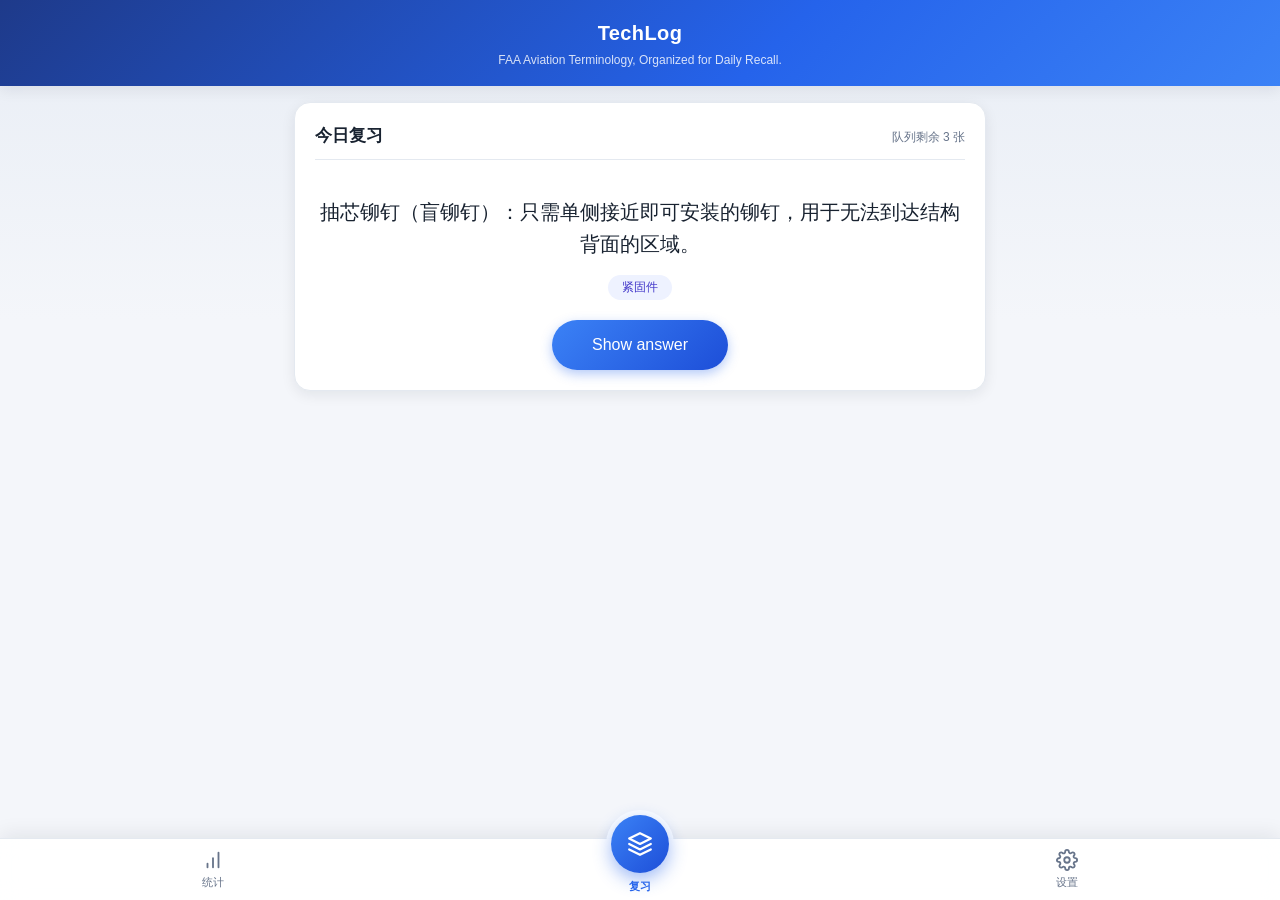
<file: index.html>
<!DOCTYPE html>
<html lang="zh-CN">
<head>
<meta charset="UTF-8">
<meta name="viewport" content="width=device-width, initial-scale=1.0, viewport-fit=cover">
<title>TechLog</title>
<meta name="theme-color" content="#2563eb">
<meta name="mobile-web-app-capable" content="yes">
<meta name="apple-mobile-web-app-capable" content="yes">
<meta name="apple-mobile-web-app-title" content="TechLog">
<link rel="icon" href="icons/icon.svg" type="image/svg+xml">
<link rel="icon" href="icons/icon-192.png" sizes="192x192" type="image/png">
<link rel="apple-touch-icon" href="icons/icon-192.png">
<link rel="stylesheet" href="./style.css">
</head>
<body>

<div id="storageBanner" class="banner hidden">
  ⚠ 浏览器存储不可用（隐私模式或设备限制）。本次会话数据仅保存在内存中，关闭页面后将丢失，请及时使用 Export JSON 备份。
</div>

<header class="site-header">
  <h1>TechLog</h1>
  <p class="subtitle">FAA Aviation Terminology, Organized for Daily Recall.</p>
</header>

<main class="container">

  <!-- ============ View: Review ============ -->
  <section class="panel view active" id="view-review">
    <div class="panel-head">
      <h2>今日复习</h2>
      <span id="queueInfo" class="muted small"></span>
    </div>

    <div id="cardView">
      <div id="aheadBanner" class="ahead-banner hidden">提前复习 — 该卡片尚未到期</div>

      <div id="cardFront" class="card-front"></div>

      <div class="center">
        <button id="showAnswerBtn" class="primary big">Show answer</button>
      </div>

      <div id="cardBack" class="card-back hidden"></div>

      <div id="ratingButtons" class="rating-grid hidden">
        <button data-rating="0"><span class="rnum">0</span><span class="rlabel">完全遗忘<br>Blackout</span></button>
        <button data-rating="1"><span class="rnum">1</span><span class="rlabel">错误·经提示想起<br>Incorrect, remembered</span></button>
        <button data-rating="2"><span class="rnum">2</span><span class="rlabel">错误·轻易想起<br>Incorrect, easy recall</span></button>
        <button data-rating="3"><span class="rnum">3</span><span class="rlabel">正确·非常困难<br>Correct, serious difficulty</span></button>
        <button data-rating="4"><span class="rnum">4</span><span class="rlabel">正确·有犹豫<br>Correct, hesitation</span></button>
        <button data-rating="5"><span class="rnum">5</span><span class="rlabel">完美<br>Perfect</span></button>
      </div>
    </div>

    <div id="caughtUp" class="caught-up hidden">
      <svg class="caught-icon" viewBox="0 0 24 24" fill="none" stroke="currentColor" stroke-width="2" stroke-linecap="round" stroke-linejoin="round"><path d="M22 11.08V12a10 10 0 1 1-5.93-9.14"/><polyline points="22 4 12 14.01 9 11.01"/></svg>
      <p class="caught-text">All caught up · 全部复习完成</p>
      <p class="muted small" id="caughtUpHint"></p>
      <button id="reviewAheadBtn" class="hidden">Review ahead（复习未到期卡片）</button>
      <button id="backToDueBtn" class="hidden">返回今日队列</button>
    </div>
  </section>

  <!-- ============ View: Stats ============ -->
  <section class="panel view" id="view-stats">
    <div class="panel-head">
      <h2>学习统计</h2>
    </div>

    <div class="stat-grid" id="statGrid"></div>

    <div class="stat-cols">
      <div class="stat-block">
        <h3>熟练度分布</h3>
        <div id="profStats"></div>
      </div>
      <div class="stat-block">
        <h3>类别分布</h3>
        <div id="catStats"></div>
      </div>
    </div>

    <h3>近 7 天复习次数</h3>
    <div class="chart-wrap"><canvas id="weekChart" height="160"></canvas></div>
  </section>

  <!-- ============ View: Settings ============ -->
  <section class="panel view" id="view-settings">
    <div class="panel-head">
      <h2>设置</h2>
    </div>

    <h3>数据管理</h3>
    <div class="settings-list">
      <div class="setting-row">
        <div class="setting-text">
          <div class="setting-title">导入 CSV</div>
          <div class="setting-desc">每日同步术语表，自动匹配中文表头，保护已有熟练度。手机如无法选文件，请用系统浏览器（Safari / Chrome）打开。</div>
        </div>
        <label class="file-label primary">
          选择文件
          <input type="file" id="csvFileInput" class="file-input">
        </label>
      </div>
      <div class="setting-row">
        <div class="setting-text">
          <div class="setting-title">导出 CSV</div>
          <div class="setting-desc">导出全部卡片（含 SM-2 状态），可再次导入</div>
        </div>
        <button id="exportCsvBtn">导出</button>
      </div>
      <div class="setting-row">
        <div class="setting-text">
          <div class="setting-title">导出 JSON 备份</div>
          <div class="setting-desc">完整备份，包含全部复习记录 reviewLog</div>
        </div>
        <button id="exportJsonBtn">导出</button>
      </div>
      <div class="setting-row">
        <div class="setting-text">
          <div class="setting-title">导入 JSON 备份</div>
          <div class="setting-desc">恢复此前的完整备份（覆盖当前数据）</div>
        </div>
        <label class="file-label">
          选择文件
          <input type="file" id="jsonFileInput" class="file-input">
        </label>
      </div>
    </div>
    <div id="importSummary" class="import-summary small"></div>

    <h3>存储</h3>
    <div id="storageInfo" class="storage-info small muted"></div>
    <p class="muted small">
      图片请放在仓库 <code>images/</code> 目录，CSV「图片」列填写相对路径，如 <code>images/Q1-W08-galvanic-CFRP-Al.jpg</code>。
    </p>

    <h3>危险操作</h3>
    <div class="danger-zone">
      <div class="setting-text">
        <div class="setting-title danger-title">清空所有数据</div>
        <div class="setting-desc">删除全部卡片与复习记录，不可恢复。建议先导出 JSON 备份。</div>
      </div>
      <button id="clearDataBtn" class="danger">清空数据</button>
    </div>

    <details class="debug">
      <summary>Debug</summary>
      <div id="debugInfo" class="small muted"></div>
    </details>
  </section>

</main>

<!-- ============ Bottom navigation ============ -->
<nav class="bottom-nav">
  <button class="nav-item" data-view="stats" aria-label="统计">
    <svg viewBox="0 0 24 24" fill="none" stroke="currentColor" stroke-width="2" stroke-linecap="round" stroke-linejoin="round"><line x1="12" y1="20" x2="12" y2="10"/><line x1="18" y1="20" x2="18" y2="4"/><line x1="6" y1="20" x2="6" y2="16"/></svg>
    <span>统计</span>
  </button>
  <button class="nav-item nav-review active" data-view="review" aria-label="复习">
    <span class="nav-circle">
      <svg viewBox="0 0 24 24" fill="none" stroke="currentColor" stroke-width="2" stroke-linecap="round" stroke-linejoin="round"><polygon points="12 2 2 7 12 12 22 7 12 2"/><polyline points="2 17 12 22 22 17"/><polyline points="2 12 12 17 22 12"/></svg>
    </span>
    <span>复习</span>
  </button>
  <button class="nav-item" data-view="settings" aria-label="设置">
    <svg viewBox="0 0 24 24" fill="none" stroke="currentColor" stroke-width="2" stroke-linecap="round" stroke-linejoin="round"><circle cx="12" cy="12" r="3"/><path d="M19.4 15a1.65 1.65 0 0 0 .33 1.82l.06.06a2 2 0 0 1 0 2.83 2 2 0 0 1-2.83 0l-.06-.06a1.65 1.65 0 0 0-1.82-.33 1.65 1.65 0 0 0-1 1.51V21a2 2 0 0 1-2 2 2 2 0 0 1-2-2v-.09A1.65 1.65 0 0 0 9 19.4a1.65 1.65 0 0 0-1.82.33l-.06.06a2 2 0 0 1-2.83 0 2 2 0 0 1 0-2.83l.06-.06a1.65 1.65 0 0 0 .33-1.82 1.65 1.65 0 0 0-1.51-1H3a2 2 0 0 1-2-2 2 2 0 0 1 2-2h.09A1.65 1.65 0 0 0 4.6 9a1.65 1.65 0 0 0-.33-1.82l-.06-.06a2 2 0 0 1 0-2.83 2 2 0 0 1 2.83 0l.06.06a1.65 1.65 0 0 0 1.82.33H9a1.65 1.65 0 0 0 1-1.51V3a2 2 0 0 1 2-2 2 2 0 0 1 2 2v.09a1.65 1.65 0 0 0 1 1.51 1.65 1.65 0 0 0 1.82-.33l.06-.06a2 2 0 0 1 2.83 0 2 2 0 0 1 0 2.83l-.06.06a1.65 1.65 0 0 0-.33 1.82V9a1.65 1.65 0 0 0 1.51 1H21a2 2 0 0 1 2 2 2 2 0 0 1-2 2h-.09a1.65 1.65 0 0 0-1.51 1z"/></svg>
    <span>设置</span>
  </button>
</nav>

<script src="./app.js"></script>
</body>
</html>
</file>
<file: style.css>
:root {
  --bg: #eef1f6;
  --panel: #ffffff;
  --ink: #182230;
  --muted: #67748a;
  --accent: #2563eb;
  --accent-dark: #1d4ed8;
  --accent-grad: linear-gradient(135deg, #3b82f6, #1d4ed8);
  --border: #e4e9f0;
  --warn-bg: #fff7ed;
  --warn-border: #fdba74;
  --warn-ink: #9a3412;
  --badge-bg: #fef3c7;
  --badge-ink: #92400e;
  --danger: #dc2626;
  --radius: 16px;
  --nav-h: 62px;
  --shadow-sm: 0 1px 2px rgba(15, 23, 42, 0.05);
  --shadow-md: 0 4px 14px rgba(15, 23, 42, 0.08);
}

* { box-sizing: border-box; }

html { -webkit-text-size-adjust: 100%; }

body {
  margin: 0;
  background: linear-gradient(180deg, #e8edf5 0%, #f4f6fa 320px) fixed;
  color: var(--ink);
  font-family: -apple-system, BlinkMacSystemFont, "Segoe UI", "PingFang SC",
    "Hiragino Sans GB", "Microsoft YaHei", sans-serif;
  line-height: 1.55;
  padding-bottom: calc(var(--nav-h) + 24px + env(safe-area-inset-bottom));
}

.hidden { display: none !important; }
.muted { color: var(--muted); }
.small { font-size: 12px; }
.center { text-align: center; }

/* ---------- banner ---------- */
.banner {
  position: sticky;
  top: 0;
  z-index: 60;
  background: var(--warn-bg);
  border-bottom: 1px solid var(--warn-border);
  color: var(--warn-ink);
  padding: 10px 16px;
  font-size: 14px;
  text-align: center;
}

/* ---------- header ---------- */
.site-header {
  background: linear-gradient(135deg, #1e3a8a 0%, #2563eb 60%, #3b82f6 100%);
  color: #fff;
  padding: 18px 16px 16px;
  text-align: center;
  box-shadow: var(--shadow-md);
}
.site-header h1 { margin: 0; font-size: 20px; letter-spacing: 0.02em; }
.subtitle { margin: 2px 0 0; font-size: 12px; opacity: 0.82; }

/* ---------- layout / views ---------- */
.container {
  max-width: 720px;
  margin: 0 auto;
  padding: 16px 14px 0;
}

.view { display: none; }
.view.active {
  display: block;
  animation: viewIn 0.22s ease;
}
@keyframes viewIn {
  from { opacity: 0; transform: translateY(8px); }
  to { opacity: 1; transform: none; }
}

.panel {
  background: var(--panel);
  border: 1px solid var(--border);
  border-radius: var(--radius);
  padding: 20px;
  margin-bottom: 16px;
  box-shadow: var(--shadow-md);
}
.panel-head {
  display: flex;
  justify-content: space-between;
  align-items: baseline;
  margin-bottom: 14px;
  padding-bottom: 10px;
  border-bottom: 1px solid var(--border);
}
.panel h2 { margin: 0; font-size: 17px; }
.panel h3 {
  margin: 20px 0 10px;
  font-size: 13px;
  font-weight: 600;
  color: var(--muted);
  text-transform: uppercase;
  letter-spacing: 0.06em;
}

/* ---------- buttons ---------- */
button {
  font: inherit;
  border: 1px solid var(--border);
  background: #fff;
  color: var(--ink);
  border-radius: 10px;
  padding: 8px 16px;
  cursor: pointer;
  transition: transform 0.12s, box-shadow 0.12s, background 0.15s, border-color 0.15s;
}
button:hover { background: #f4f7fb; border-color: #c8d3e0; }
button:active { transform: scale(0.97); }
button.primary {
  background: var(--accent-grad);
  border: none;
  color: #fff;
  box-shadow: 0 4px 12px rgba(37, 99, 235, 0.35);
}
button.primary:hover { filter: brightness(1.06); background: var(--accent-grad); }
button.big { padding: 13px 40px; font-size: 16px; border-radius: 999px; }
button.danger {
  border-color: #fecaca;
  color: var(--danger);
  background: #fff;
}
button.danger:hover { background: #fef2f2; border-color: var(--danger); }

/* ---------- card front ---------- */
.ahead-banner {
  background: #eff6ff;
  border: 1px solid #bfdbfe;
  color: #1e40af;
  border-radius: 10px;
  padding: 6px 12px;
  font-size: 13px;
  text-align: center;
  margin-bottom: 12px;
}

.card-front { padding: 8px 0 20px; }
.front-img {
  display: block;
  max-width: 100%;
  max-height: 400px;
  object-fit: contain;
  margin: 0 auto;
  border-radius: 12px;
  box-shadow: var(--shadow-sm);
}
.img-placeholder {
  border: 2px dashed #c8d3e0;
  border-radius: 12px;
  background: #f7f9fc;
  color: var(--muted);
  text-align: center;
  padding: 48px 12px;
  font-size: 14px;
  word-break: break-all;
}
.prompt {
  font-size: 20px;
  text-align: center;
  margin: 14px 0;
  line-height: 1.6;
}
.hint {
  text-align: center;
  color: var(--muted);
  font-size: 15px;
  margin: 12px 0 0;
}
.tag-row { text-align: center; margin-top: 12px; }
.tag {
  display: inline-block;
  background: #eef2ff;
  color: #4338ca;
  border-radius: 999px;
  padding: 3px 14px;
  font-size: 12px;
  font-weight: 500;
}

/* ---------- card back ---------- */
.card-back {
  border-top: 1px solid var(--border);
  margin-top: 18px;
  padding-top: 18px;
}
.back-term {
  font-size: 28px;
  font-weight: 700;
  margin-bottom: 14px;
  word-break: break-word;
  letter-spacing: 0.01em;
}
.back-row { margin-bottom: 14px; }

/* Pronunciation button — inline next to English text on the card back */
.speak-btn {
  display: inline-flex;
  align-items: center;
  justify-content: center;
  width: 30px;
  height: 30px;
  margin-left: 8px;
  padding: 0;
  border: none;
  border-radius: 50%;
  background: #eef2ff;
  color: var(--accent);
  cursor: pointer;
  vertical-align: middle;
  flex: 0 0 auto;
  transition: background 0.15s, transform 0.1s;
  -webkit-tap-highlight-color: transparent;
}
.speak-btn:hover { background: #e0e7ff; }
.speak-btn:active { transform: scale(0.9); background: #dbeafe; }
.speak-btn svg { width: 16px; height: 16px; display: block; }
.def-box .speak-btn { margin-left: 8px; }
.back-label {
  display: block;
  font-size: 11px;
  font-weight: 600;
  color: var(--muted);
  margin-bottom: 5px;
  letter-spacing: 0.08em;
  text-transform: uppercase;
}
.back-meaning { font-size: 17px; margin-bottom: 14px; line-height: 1.65; }
.def-box {
  border: 1px solid var(--border);
  border-left: 3px solid var(--accent);
  border-radius: 10px;
  background: #f7f9fc;
  padding: 12px 14px;
}
.context { font-style: italic; color: var(--muted); }
.meta {
  font-size: 12px;
  color: var(--muted);
  margin-top: 16px;
  padding-top: 10px;
  border-top: 1px dashed var(--border);
}
.badge {
  display: inline-block;
  background: var(--badge-bg);
  color: var(--badge-ink);
  border-radius: 999px;
  padding: 2px 10px;
  font-size: 12px;
  font-weight: 500;
  margin-top: 8px;
}
.back-img {
  display: block;
  max-width: 60%;
  max-height: 180px;
  object-fit: contain;
  margin: 14px auto 0;
  border-radius: 10px;
}

/* ---------- rating ---------- */
.rating-grid {
  display: grid;
  grid-template-columns: repeat(6, 1fr);
  gap: 8px;
  margin-top: 22px;
}
.rating-grid button {
  padding: 10px 6px 8px;
  display: flex;
  flex-direction: column;
  align-items: center;
  gap: 4px;
  border-radius: 12px;
  background: #f8fafc;
}
.rating-grid button:hover {
  background: #fff;
  border-color: var(--accent);
  box-shadow: var(--shadow-sm);
  transform: translateY(-2px);
}
.rnum { font-size: 20px; font-weight: 700; }
.rating-grid button[data-rating="0"] .rnum,
.rating-grid button[data-rating="1"] .rnum,
.rating-grid button[data-rating="2"] .rnum { color: var(--danger); }
.rating-grid button[data-rating="3"] .rnum { color: #d97706; }
.rating-grid button[data-rating="4"] .rnum { color: #16a34a; }
.rating-grid button[data-rating="5"] .rnum { color: var(--accent); }
.rlabel {
  font-size: 11px;
  color: var(--muted);
  line-height: 1.35;
  text-align: center;
}

/* ---------- caught up ---------- */
.caught-up { text-align: center; padding: 36px 0 28px; }
.caught-icon {
  width: 56px;
  height: 56px;
  color: #16a34a;
  background: #f0fdf4;
  border-radius: 50%;
  padding: 12px;
  margin-bottom: 10px;
}
.caught-text { font-size: 19px; font-weight: 600; margin: 0 0 6px; }
.caught-up button { margin-top: 12px; }

/* ---------- stats ---------- */
.stat-grid {
  display: grid;
  grid-template-columns: repeat(3, 1fr);
  gap: 10px;
}
.stat-box {
  border: 1px solid var(--border);
  border-radius: 14px;
  padding: 14px 8px;
  text-align: center;
  background: linear-gradient(180deg, #f8fafc, #fff);
}
.stat-num {
  font-size: 26px;
  font-weight: 700;
  background: var(--accent-grad);
  -webkit-background-clip: text;
  background-clip: text;
  -webkit-text-fill-color: transparent;
}
.stat-label { font-size: 12px; color: var(--muted); margin-top: 2px; }

.stat-cols {
  display: grid;
  grid-template-columns: 1fr 1fr;
  gap: 16px;
}
.stat-block {
  border: 1px solid var(--border);
  border-radius: 14px;
  padding: 12px 14px;
  background: #fbfcfe;
  margin-top: 14px;
}
.stat-block h3 { margin-top: 0; }

.bar-row {
  display: flex;
  align-items: center;
  gap: 8px;
  margin-bottom: 8px;
  font-size: 13px;
}
.bar-row:last-child { margin-bottom: 0; }
.bar-name {
  flex: 0 0 74px;
  overflow: hidden;
  text-overflow: ellipsis;
  white-space: nowrap;
  color: var(--ink);
}
.bar-track {
  flex: 1;
  display: block;
  background: #edf1f7;
  border-radius: 999px;
  height: 12px;
  overflow: hidden;
}
.bar-fill {
  display: block;          /* span defaults to inline: width/height would be ignored */
  height: 100%;
  border-radius: 999px;
  background: var(--accent-grad);
  transition: width 0.35s ease;
}
.bar-count { flex: 0 0 28px; text-align: right; color: var(--muted); }

.chart-wrap {
  width: 100%;
  overflow-x: auto;
  border: 1px solid var(--border);
  border-radius: 14px;
  padding: 8px;
  background: #fbfcfe;
}
#weekChart { display: block; }

/* ---------- settings ---------- */
.settings-list {
  display: flex;
  flex-direction: column;
  gap: 10px;
}
.setting-row {
  display: flex;
  align-items: center;
  gap: 12px;
  border: 1px solid var(--border);
  border-radius: 14px;
  padding: 12px 14px;
  background: #fbfcfe;
}
.setting-text { flex: 1; min-width: 0; }
.setting-title { font-size: 14px; font-weight: 600; }
.setting-desc { font-size: 12px; color: var(--muted); margin-top: 2px; }
.setting-row button { flex-shrink: 0; }

/* File picker: a <label> wrapping the real <input type=file>. Tapping the
 * label (or the transparent input covering it) opens the picker natively —
 * this is far more reliable on iOS / Android / HarmonyOS than calling
 * input.click() on a display:none element. */
.file-label {
  position: relative;
  flex-shrink: 0;
  display: inline-flex;
  align-items: center;
  justify-content: center;
  min-width: 84px;
  min-height: 40px;
  padding: 8px 16px;
  border-radius: 10px;
  font-size: 14px;
  font-weight: 500;
  border: 1px solid var(--border);
  background: #fff;
  color: var(--ink);
  cursor: pointer;
  overflow: hidden;
  -webkit-tap-highlight-color: transparent;
  user-select: none;
}
.file-label:active { transform: scale(0.97); }
.file-label.primary {
  background: var(--accent-grad);
  border: none;
  color: #fff;
  box-shadow: 0 4px 12px rgba(37, 99, 235, 0.35);
}
.file-input {
  position: absolute;
  inset: 0;
  width: 100%;
  height: 100%;
  opacity: 0;
  cursor: pointer;
  font-size: 100px; /* iOS: enlarges the native hit area */
}

.import-summary {
  margin-top: 10px;
  padding: 10px 12px;
  background: #f0fdf4;
  border: 1px solid #bbf7d0;
  border-radius: 10px;
  color: #166534;
  white-space: pre-line;
  line-height: 1.7;
  word-break: break-word;
}
.import-summary:empty { display: none; }

.storage-info {
  border: 1px solid var(--border);
  border-radius: 10px;
  background: #fbfcfe;
  padding: 10px 12px;
  margin-bottom: 8px;
}

.danger-zone {
  display: flex;
  align-items: center;
  gap: 12px;
  border: 1px solid #fecaca;
  background: #fffbfb;
  border-radius: 14px;
  padding: 12px 14px;
}
.danger-zone .setting-text { flex: 1; }
.danger-title { color: var(--danger); }
.danger-zone button { flex-shrink: 0; }

/* ---------- debug ---------- */
.debug {
  margin-top: 18px;
  border-top: 1px dashed var(--border);
  padding-top: 10px;
}
.debug summary { cursor: pointer; color: var(--muted); font-size: 13px; }
#debugInfo { margin-top: 8px; white-space: pre-wrap; }

code {
  background: #eef2f7;
  border-radius: 4px;
  padding: 1px 5px;
  font-size: 12px;
}

/* ---------- bottom navigation ---------- */
.bottom-nav {
  position: fixed;
  left: 0;
  right: 0;
  bottom: 0;
  z-index: 50;
  height: calc(var(--nav-h) + env(safe-area-inset-bottom));
  padding-bottom: env(safe-area-inset-bottom);
  background: rgba(255, 255, 255, 0.92);
  backdrop-filter: blur(12px);
  -webkit-backdrop-filter: blur(12px);
  border-top: 1px solid var(--border);
  box-shadow: 0 -4px 20px rgba(15, 23, 42, 0.08);
  display: grid;
  grid-template-columns: 1fr 1fr 1fr;
}
.nav-item {
  border: none;
  background: none;
  border-radius: 0;
  display: flex;
  flex-direction: column;
  align-items: center;
  justify-content: center;
  gap: 3px;
  font-size: 11px;
  color: var(--muted);
  padding: 6px 0;
}
.nav-item:hover { background: none; border: none; }
.nav-item:active { transform: none; }
.nav-item svg { width: 22px; height: 22px; }
.nav-item.active { color: var(--accent); font-weight: 600; }

.nav-review { position: relative; }
.nav-circle {
  width: 58px;
  height: 58px;
  border-radius: 50%;
  background: var(--accent-grad);
  color: #fff;
  display: flex;
  align-items: center;
  justify-content: center;
  margin-top: -30px;
  box-shadow: 0 6px 18px rgba(37, 99, 235, 0.45), 0 0 0 5px rgba(255, 255, 255, 0.9);
  transition: transform 0.15s ease, box-shadow 0.15s ease;
}
.nav-review:hover .nav-circle { transform: translateY(-2px); }
.nav-review .nav-circle svg { width: 26px; height: 26px; }
.nav-review.active { color: var(--accent); }
.nav-review span:last-child { margin-top: 2px; }

/* ---------- modal ---------- */
.modal-overlay {
  position: fixed;
  inset: 0;
  background: rgba(15, 23, 42, 0.5);
  z-index: 100;
  display: flex;
  align-items: flex-start;
  justify-content: center;
  padding: 24px 12px;
  overflow-y: auto;
}
.modal {
  background: #fff;
  border-radius: var(--radius);
  padding: 24px;
  width: 100%;
  max-width: 560px;
  box-shadow: 0 20px 50px rgba(15, 23, 42, 0.3);
  animation: viewIn 0.2s ease;
}
.modal h2 { margin: 0 0 6px; font-size: 18px; }
.mapping-rows { margin: 16px 0; max-height: 55vh; overflow-y: auto; }
.mapping-row {
  display: flex;
  align-items: center;
  gap: 10px;
  margin-bottom: 8px;
}
.mapping-row label { flex: 0 0 170px; font-size: 13px; }
.mapping-row select {
  flex: 1;
  font: inherit;
  padding: 6px 8px;
  border: 1px solid var(--border);
  border-radius: 8px;
  max-width: 100%;
  background: #fff;
}
.modal-actions {
  display: flex;
  justify-content: flex-end;
  gap: 10px;
  margin-top: 16px;
}
.summary-text { font-size: 15px; }

/* ---------- mobile ---------- */
@media (max-width: 640px) {
  .container { padding: 12px 10px 0; }
  .panel { padding: 16px 14px; }
  .rating-grid { grid-template-columns: repeat(3, 1fr); }
  .stat-cols { grid-template-columns: 1fr; }
  .back-term { font-size: 24px; }
  .prompt { font-size: 17px; }
  .mapping-row { flex-direction: column; align-items: stretch; gap: 4px; }
  .mapping-row label { flex: none; }
  .back-img { max-width: 100%; }
  .setting-row { align-items: flex-start; }
}
</file>
